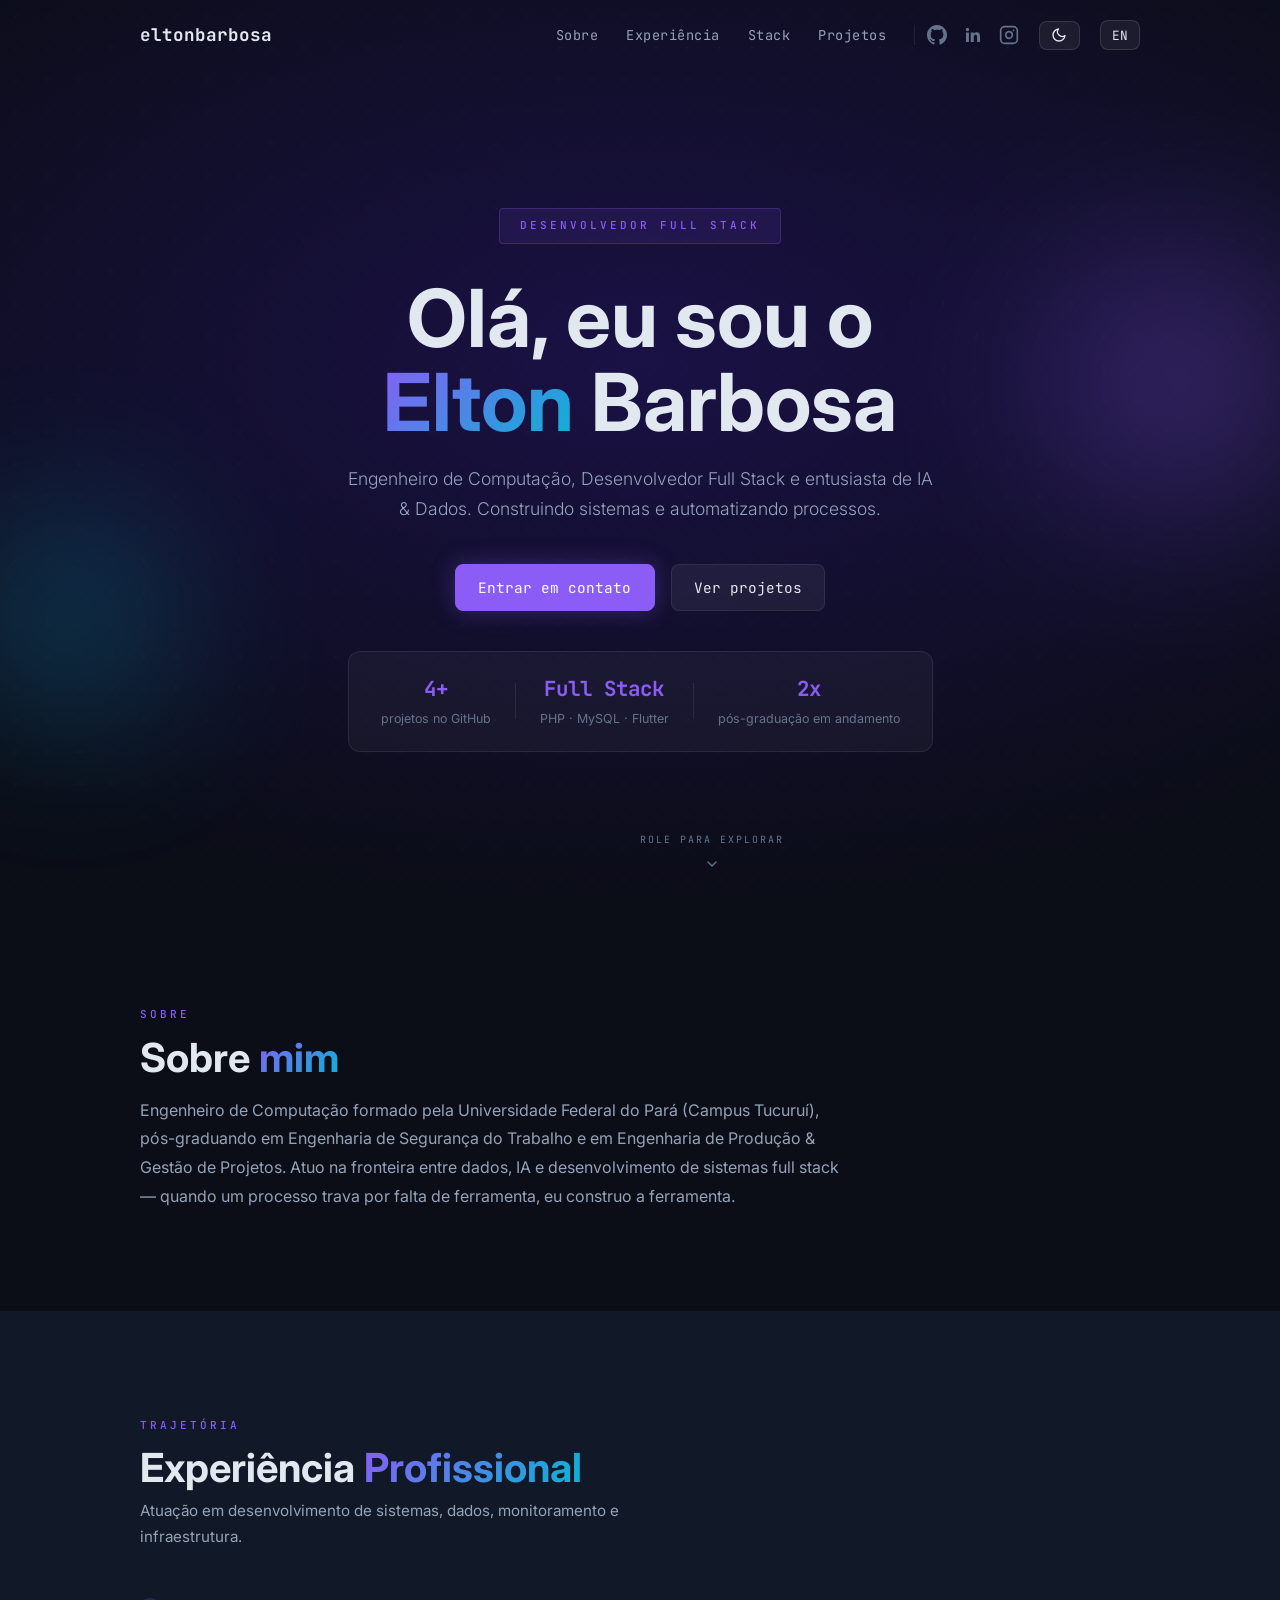
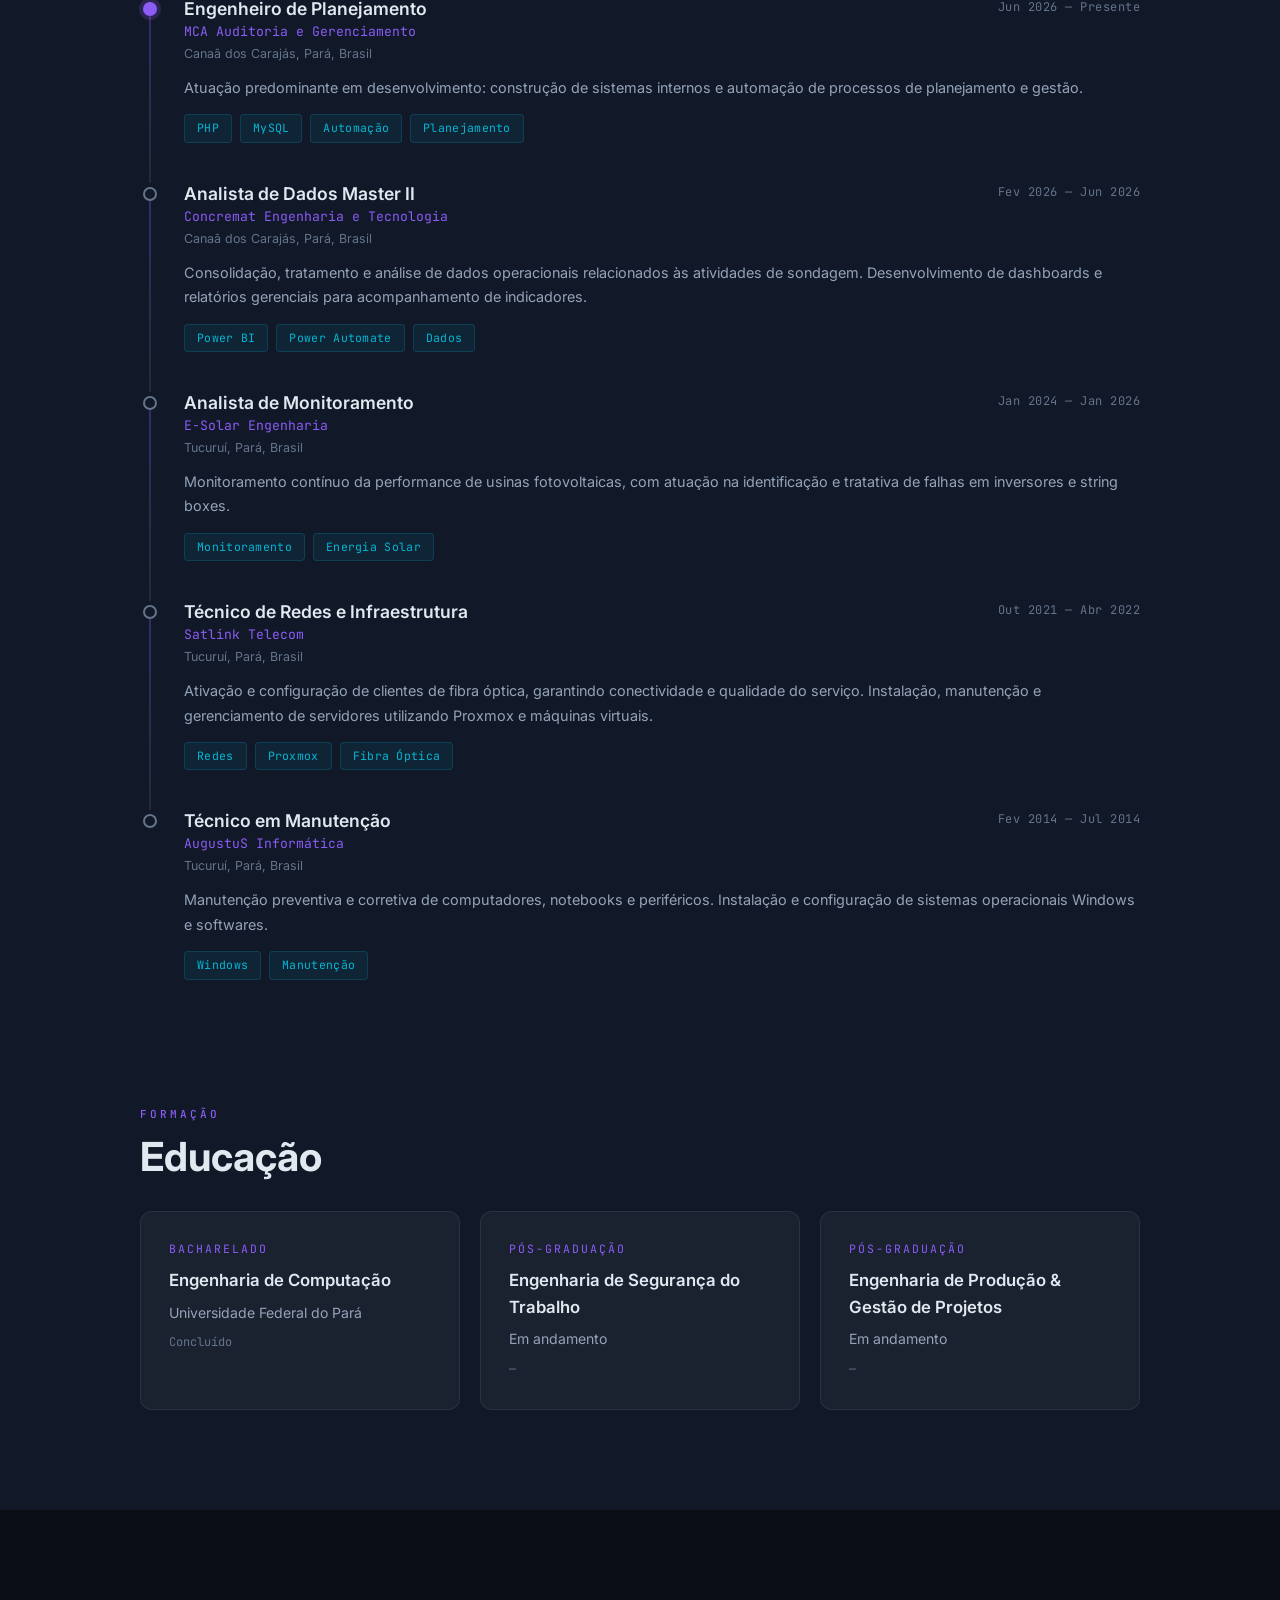
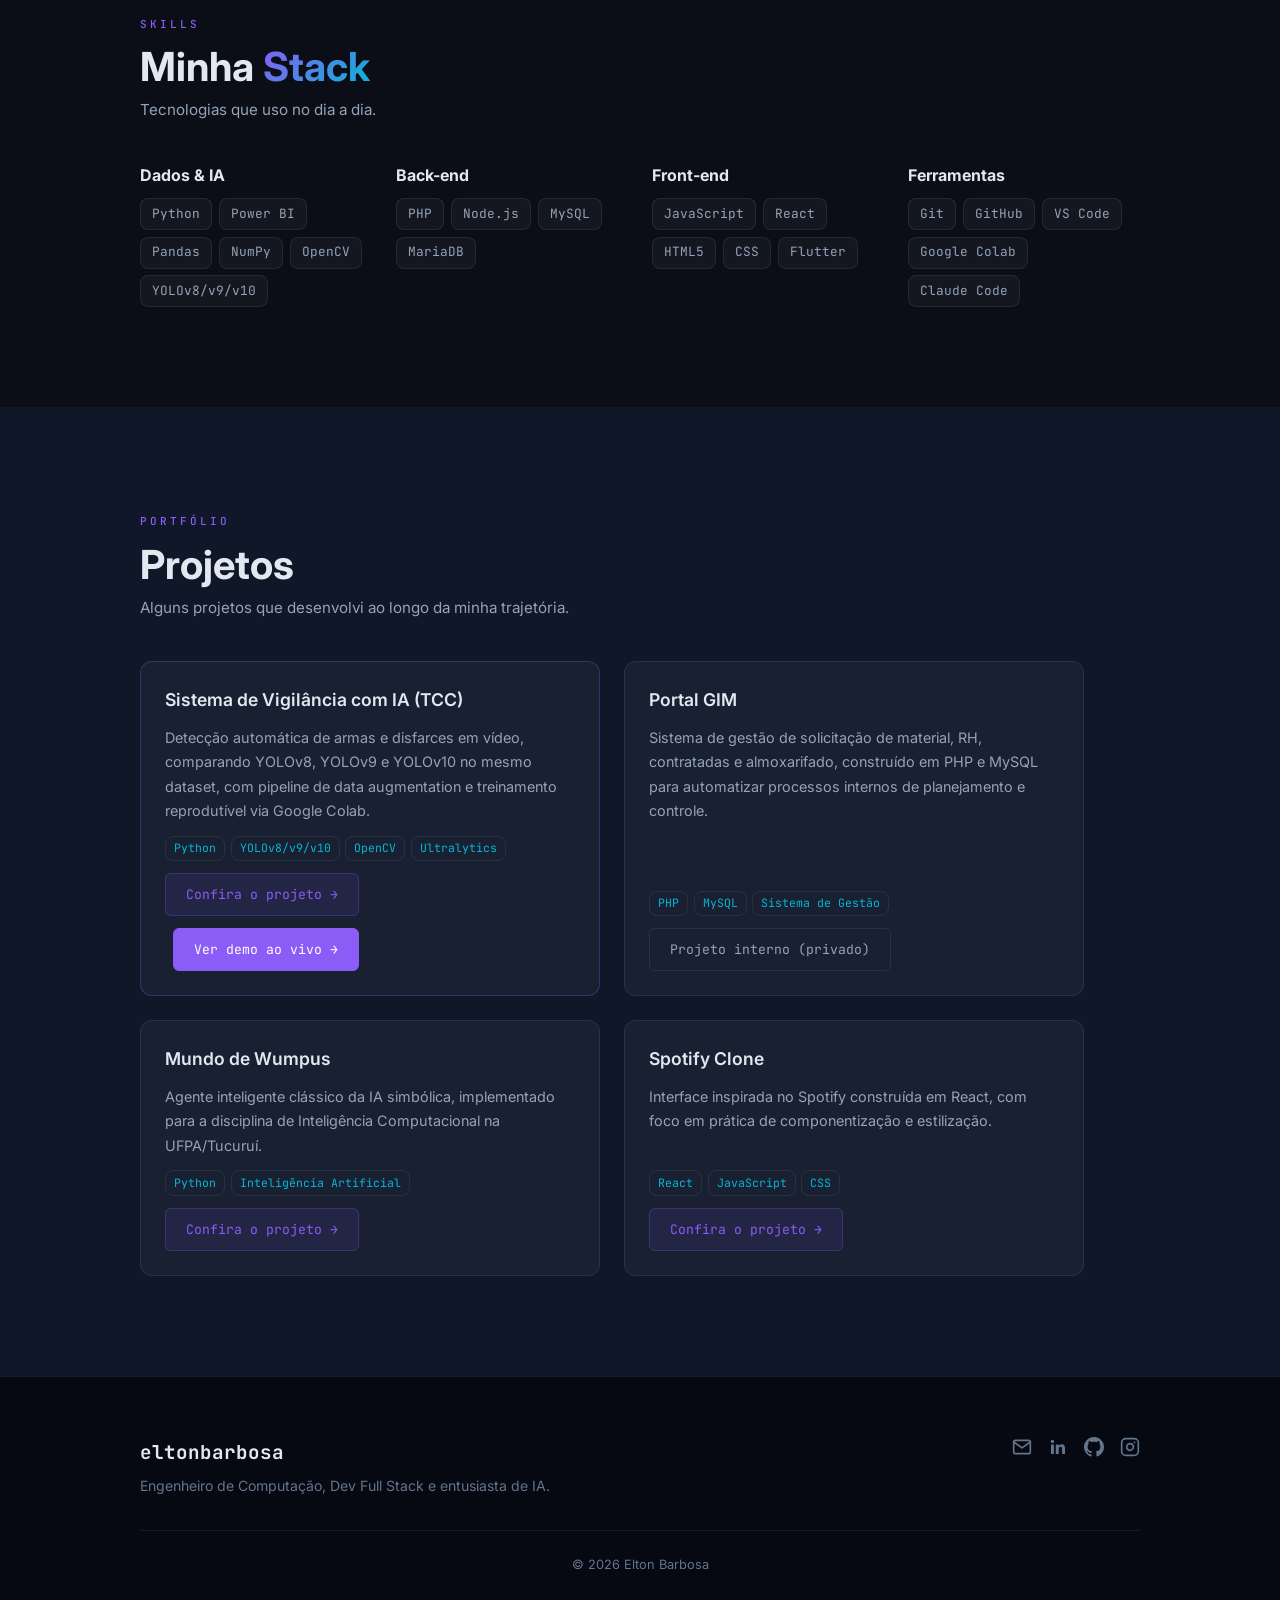
<file: index.html>
<!DOCTYPE html>
<html lang="pt-BR">
<head>
<meta charset="UTF-8">
<meta name="viewport" content="width=device-width, initial-scale=1.0">
<title>Elton Barbosa — Desenvolvedor Full Stack</title>
<meta name="description" content="Portfólio de Elton Barbosa — Engenheiro de Computação, Desenvolvedor Full Stack e entusiasta de IA & Dados.">
<meta property="og:title" content="Elton Barbosa — Desenvolvedor Full Stack">
<meta property="og:description" content="Engenheiro de Computação, Desenvolvedor Full Stack e entusiasta de IA & Dados.">
<meta property="og:type" content="website">
<meta property="og:url" content="https://eltonbarbosaa.github.io/">
<meta property="og:image" content="https://eltonbarbosaa.github.io/og-image.png">
<meta name="twitter:card" content="summary_large_image">
<meta name="theme-color" content="#0b0d17" id="theme-color-meta">
<link rel="icon" type="image/svg+xml" href="data:image/svg+xml,%3Csvg xmlns='http://www.w3.org/2000/svg' viewBox='0 0 100 100'%3E%3Crect width='100' height='100' rx='20' fill='%230b0d17'/%3E%3Ctext x='50' y='68' font-family='monospace' font-size='46' font-weight='700' fill='%238b5cf6' text-anchor='middle'%3EEB%3C/text%3E%3C/svg%3E">
<link rel="preconnect" href="https://fonts.googleapis.com">
<link rel="preconnect" href="https://fonts.gstatic.com" crossorigin>
<link rel="stylesheet" href="https://fonts.googleapis.com/css2?family=Inter:wght@300;400;500;600;700&family=JetBrains+Mono:wght@400;500;700&display=swap">
<link rel="stylesheet" href="styles.css">
</head>
<body>
  <header class="site-header" id="site-header">
    <div class="container-header">
      <div class="logo"><a href="#">eltonbarbosa</a></div>
      <nav class="nav" id="nav">
        <ul class="nav-list">
          <li><a href="#about" data-i18n="nav_about">Sobre</a></li>
          <li><a href="#experience" data-i18n="nav_experience">Experiência</a></li>
          <li><a href="#stack" data-i18n="nav_stack">Stack</a></li>
          <li><a href="#projects" data-i18n="nav_projects">Projetos</a></li>
          <li class="social-links">
            <a href="https://github.com/eltonbarbosaa" target="_blank" rel="noopener" aria-label="GitHub">
              <svg fill="currentColor" width="20" height="20" viewBox="0 0 24 24"><path d="M12 0c-6.626 0-12 5.373-12 12 0 5.302 3.438 9.8 8.207 11.387.599.111.793-.261.793-.577v-2.234c-3.338.726-4.033-1.416-4.033-1.416-.546-1.387-1.333-1.756-1.333-1.756-1.089-.745.083-.729.083-.729 1.205.084 1.839 1.237 1.839 1.237 1.07 1.834 2.807 1.304 3.492.997.107-.775.418-1.305.762-1.604-2.665-.305-5.467-1.334-5.467-5.931 0-1.311.469-2.381 1.236-3.221-.124-.303-.535-1.524.117-3.176 0 0 1.008-.322 3.301 1.23.957-.266 1.983-.399 3.003-.404 1.02.005 2.047.138 3.006.404 2.291-1.552 3.297-1.23 3.297-1.23.653 1.653.242 2.874.118 3.176.77.84 1.235 1.91 1.235 3.221 0 4.609-2.807 5.624-5.479 5.921.43.372.823 1.102.823 2.222v3.293c0 .319.192.694.801.576 4.765-1.589 8.199-6.086 8.199-11.386 0-6.627-5.373-12-12-12z"/></svg>
            </a>
            <a href="https://www.linkedin.com/in/eltonsilvabarbosa/" target="_blank" rel="noopener" aria-label="LinkedIn">
              <svg fill="currentColor" width="20" height="20" viewBox="0 0 24 24"><path d="M20.447 20.452h-3.554v-5.569c0-1.328-.027-3.037-1.852-3.037-1.853 0-2.136 1.445-2.136 2.939v5.667H9.351V9h3.414v1.561h.046c.477-.9 1.637-1.85 3.37-1.85 3.601 0 4.267 2.37 4.267 5.455v6.286zM5.337 7.433a2.062 2.062 0 1 1 0-4.124 2.062 2.062 0 0 1 0 4.124zM7.114 20.452H3.56V9h3.554v11.452z"/></svg>
            </a>
            <a href="https://www.instagram.com/eltonbarbosa__" target="_blank" rel="noopener" aria-label="Instagram">
              <svg fill="none" stroke="currentColor" stroke-width="2" stroke-linecap="round" stroke-linejoin="round" width="20" height="20" viewBox="0 0 24 24"><rect x="2" y="2" width="20" height="20" rx="5" ry="5"/><path d="M16 11.37A4 4 0 1 1 12.63 8 4 4 0 0 1 16 11.37z"/><line x1="17.5" y1="6.5" x2="17.5" y2="6.5"/></svg>
            </a>
          </li>
        </ul>
        <button id="theme-toggle" aria-label="Toggle theme">
          <svg class="icon-moon" fill="none" stroke="currentColor" stroke-width="2" stroke-linecap="round" stroke-linejoin="round" width="16" height="16" viewBox="0 0 24 24"><path d="M21 12.79A9 9 0 1 1 11.21 3 7 7 0 0 0 21 12.79z"/></svg>
          <svg class="icon-sun" fill="none" stroke="currentColor" stroke-width="2" stroke-linecap="round" stroke-linejoin="round" width="16" height="16" viewBox="0 0 24 24"><circle cx="12" cy="12" r="5"/><line x1="12" y1="1" x2="12" y2="3"/><line x1="12" y1="21" x2="12" y2="23"/><line x1="4.22" y1="4.22" x2="5.64" y2="5.64"/><line x1="18.36" y1="18.36" x2="19.78" y2="19.78"/><line x1="1" y1="12" x2="3" y2="12"/><line x1="21" y1="12" x2="23" y2="12"/><line x1="4.22" y1="19.78" x2="5.64" y2="18.36"/><line x1="18.36" y1="5.64" x2="19.78" y2="4.22"/></svg>
        </button>
        <button id="lang-toggle" aria-label="Toggle language">EN</button>
        <button class="hamburger" id="hamburger" aria-label="Menu"></button>
      </nav>
    </div>
  </header>

  <main>
    <section id="hero" class="hero">
      <div class="hero-bg-gradient"></div>
      <div class="dots-bg"></div>
      <div class="orb orb-1"></div>
      <div class="orb orb-2"></div>
      <div class="hero-content">
        <div class="tag" data-i18n="hero_tag">Desenvolvedor Full Stack</div>
        <h1><span data-i18n="hero_greeting">Olá, eu sou o</span><br><em>Elton</em> Barbosa</h1>
        <p class="hero-sub" data-i18n="hero_sub">Engenheiro de Computação, Desenvolvedor Full Stack e entusiasta de IA & Dados.</p>
        <div class="hero-cta">
          <a href="mailto:elton.baarbosa@gmail.com" class="btn btn-primary" data-i18n="hero_cta_contact">Entrar em contato</a>
          <a href="#projects" class="btn btn-secondary" data-i18n="hero_cta_projects">Ver projetos</a>
        </div>
        <div class="hero-stats">
          <div class="stat">
            <strong id="stat-repos">4+</strong>
            <span data-i18n="hero_stat1_label">projetos no GitHub</span>
          </div>
          <div class="stat-divider"></div>
          <div class="stat">
            <strong data-i18n="hero_stat2_number">Full Stack</strong>
            <span data-i18n="hero_stat2_label">PHP · MySQL · Flutter</span>
          </div>
          <div class="stat-divider"></div>
          <div class="stat">
            <strong data-i18n="hero_stat3_number">2x</strong>
            <span data-i18n="hero_stat3_label">pós-graduação em andamento</span>
          </div>
        </div>
      </div>
      <div class="scroll-indicator">
        <span data-i18n="hero_scroll">Role para explorar</span>
        <svg fill="none" stroke="currentColor" stroke-width="2" stroke-linecap="round" stroke-linejoin="round" width="16" height="16" viewBox="0 0 24 24"><polyline points="6,9 12,15 18,9"/></svg>
      </div>
    </section>

    <section id="about" class="section section-primary">
      <div class="container reveal">
        <span class="section-tag" data-i18n="about_tag">Sobre</span>
        <h2><span data-i18n="about_heading_main">Sobre</span> <em data-i18n="about_heading_em">mim</em></h2>
        <p class="about-text" data-i18n="about_text">Engenheiro de Computação formado pela Universidade Federal do Pará (Campus Tucuruí), pós-graduando em Engenharia de Segurança do Trabalho e em Engenharia de Produção & Gestão de Projetos.</p>
      </div>
    </section>

    <section id="experience" class="experience-section">
      <div class="container reveal">
        <span class="section-tag" data-i18n="experience_tag">Trajetória</span>
        <h2><span data-i18n="experience_heading_main">Experiência</span> <em data-i18n="experience_heading_em">Profissional</em></h2>
        <p class="section-subtitle" data-i18n="experience_subtitle">Atuação em desenvolvimento de sistemas, automação de processos e planejamento.</p>

        <div class="timeline">
          <div class="tl-item reveal-stagger">
            <div class="tl-marker">
              <div class="tl-dot active"></div>
              <div class="tl-line"></div>
            </div>
            <div class="tl-content">
              <div class="tl-header">
                <div>
                  <h3 data-i18n="experience1_role">Engenheiro de Planejamento</h3>
                  <span class="tl-company" data-i18n="experience1_company">MCA Auditoria e Gerenciamento</span>
                  <span class="tl-location" data-i18n="experience1_location">Canaã dos Carajás, Pará, Brasil</span>
                </div>
                <span class="tl-period" data-i18n="experience1_period">Jun 2026 — Presente</span>
              </div>
              <p class="tl-description" data-i18n="experience1_note">Atuação predominante em desenvolvimento: construção de sistemas internos e automação de processos de planejamento e gestão.</p>
              <div class="tl-techs">
                <span class="tech-tag">PHP</span>
                <span class="tech-tag">MySQL</span>
                <span class="tech-tag">Automação</span>
                <span class="tech-tag">Planejamento</span>
              </div>
            </div>
          </div>

          <div class="tl-item reveal-stagger">
            <div class="tl-marker">
              <div class="tl-dot"></div>
              <div class="tl-line"></div>
            </div>
            <div class="tl-content">
              <div class="tl-header">
                <div>
                  <h3 data-i18n="experience2_role">Analista de Dados Master II</h3>
                  <span class="tl-company" data-i18n="experience2_company">Concremat Engenharia e Tecnologia</span>
                  <span class="tl-location" data-i18n="experience2_location">Canaã dos Carajás, Pará, Brasil</span>
                </div>
                <span class="tl-period" data-i18n="experience2_period">Fev 2026 — Jun 2026</span>
              </div>
              <p class="tl-description" data-i18n="experience2_note">Consolidação, tratamento e análise de dados operacionais relacionados às atividades de sondagem. Desenvolvimento de dashboards e relatórios gerenciais para acompanhamento de indicadores.</p>
              <div class="tl-techs">
                <span class="tech-tag">Power BI</span>
                <span class="tech-tag">Power Automate</span>
                <span class="tech-tag">Dados</span>
              </div>
            </div>
          </div>

          <div class="tl-item reveal-stagger">
            <div class="tl-marker">
              <div class="tl-dot"></div>
              <div class="tl-line"></div>
            </div>
            <div class="tl-content">
              <div class="tl-header">
                <div>
                  <h3 data-i18n="experience3_role">Analista de Monitoramento</h3>
                  <span class="tl-company" data-i18n="experience3_company">E-Solar Engenharia</span>
                  <span class="tl-location" data-i18n="experience3_location">Tucuruí, Pará, Brasil</span>
                </div>
                <span class="tl-period" data-i18n="experience3_period">Jan 2024 — Jan 2026</span>
              </div>
              <p class="tl-description" data-i18n="experience3_note">Monitoramento contínuo da performance de usinas fotovoltaicas, com atuação na identificação e tratativa de falhas em inversores e string boxes.</p>
              <div class="tl-techs">
                <span class="tech-tag">Monitoramento</span>
                <span class="tech-tag">Energia Solar</span>
              </div>
            </div>
          </div>

          <div class="tl-item reveal-stagger">
            <div class="tl-marker">
              <div class="tl-dot"></div>
              <div class="tl-line"></div>
            </div>
            <div class="tl-content">
              <div class="tl-header">
                <div>
                  <h3 data-i18n="experience4_role">Técnico de Redes e Infraestrutura</h3>
                  <span class="tl-company" data-i18n="experience4_company">Satlink Telecom</span>
                  <span class="tl-location" data-i18n="experience4_location">Tucuruí, Pará, Brasil</span>
                </div>
                <span class="tl-period" data-i18n="experience4_period">Out 2021 — Abr 2022</span>
              </div>
              <p class="tl-description" data-i18n="experience4_note">Ativação e configuração de clientes de fibra óptica, garantindo conectividade e qualidade do serviço. Instalação, manutenção e gerenciamento de servidores utilizando Proxmox e máquinas virtuais.</p>
              <div class="tl-techs">
                <span class="tech-tag">Redes</span>
                <span class="tech-tag">Proxmox</span>
                <span class="tech-tag">Fibra Óptica</span>
              </div>
            </div>
          </div>

          <div class="tl-item reveal-stagger">
            <div class="tl-marker">
              <div class="tl-dot"></div>
            </div>
            <div class="tl-content">
              <div class="tl-header">
                <div>
                  <h3 data-i18n="experience5_role">Técnico em Manutenção</h3>
                  <span class="tl-company" data-i18n="experience5_company">AugustuS Informática</span>
                  <span class="tl-location" data-i18n="experience5_location">Tucuruí, Pará, Brasil</span>
                </div>
                <span class="tl-period" data-i18n="experience5_period">Fev 2014 — Jul 2014</span>
              </div>
              <p class="tl-description" data-i18n="experience5_note">Manutenção preventiva e corretiva de computadores, notebooks e periféricos. Instalação e configuração de sistemas operacionais Windows e softwares.</p>
              <div class="tl-techs">
                <span class="tech-tag">Windows</span>
                <span class="tech-tag">Manutenção</span>
              </div>
            </div>
          </div>
        </div>

        <div class="education-section">
          <span class="section-tag" data-i18n="education_tag">Formação</span>
          <h2 data-i18n="education_heading">Educação</h2>
          <div class="education-grid">
            <div class="edu-card reveal-stagger">
              <div class="edu-degree" data-i18n="education_degree1">Bacharelado</div>
              <h3 data-i18n="education_course1">Engenharia de Computação</h3>
              <span class="edu-institution" data-i18n="education_institution1">Universidade Federal do Pará</span>
              <span class="edu-period" data-i18n="education_period1">Concluído</span>
            </div>
            <div class="edu-card reveal-stagger">
              <div class="edu-degree" data-i18n="education_degree2">Pós-graduação</div>
              <h3 data-i18n="education_course2">Engenharia de Segurança do Trabalho</h3>
              <span class="edu-institution" data-i18n="education_institution2">Em andamento</span>
              <span class="edu-period" data-i18n="education_period2">—</span>
            </div>
            <div class="edu-card reveal-stagger">
              <div class="edu-degree" data-i18n="education_degree3">Pós-graduação</div>
              <h3 data-i18n="education_course3">Engenharia de Produção & Gestão de Projetos</h3>
              <span class="edu-institution" data-i18n="education_institution3">Em andamento</span>
              <span class="edu-period" data-i18n="education_period3">—</span>
            </div>
          </div>
        </div>
      </div>
    </section>

    <section id="stack" class="section section-primary">
      <div class="container reveal">
        <span class="section-tag" data-i18n="stack_tag">Skills</span>
        <h2><span data-i18n="stack_heading_main">Minha</span> <em data-i18n="stack_heading_em">Stack</em></h2>
        <p class="section-subtitle" data-i18n="stack_subtitle">Tecnologias que uso no dia a dia.</p>
        <div class="stack-grid">
          <div class="stack-group reveal-stagger">
            <h3 data-i18n="stack_data_ai">Dados &amp; IA</h3>
            <ul class="stack-badges">
              <li>Python</li><li>Power BI</li><li>Pandas</li><li>NumPy</li><li>OpenCV</li><li>YOLOv8/v9/v10</li>
            </ul>
          </div>
          <div class="stack-group reveal-stagger">
            <h3 data-i18n="stack_backend">Back-end</h3>
            <ul class="stack-badges">
              <li>PHP</li><li>Node.js</li><li>MySQL</li><li>MariaDB</li>
            </ul>
          </div>
          <div class="stack-group reveal-stagger">
            <h3 data-i18n="stack_frontend">Front-end</h3>
            <ul class="stack-badges">
              <li>JavaScript</li><li>React</li><li>HTML5</li><li>CSS</li><li>Flutter</li>
            </ul>
          </div>
          <div class="stack-group reveal-stagger">
            <h3 data-i18n="stack_tools">Ferramentas</h3>
            <ul class="stack-badges">
              <li>Git</li><li>GitHub</li><li>VS Code</li><li>Google Colab</li><li>Claude Code</li>
            </ul>
          </div>
        </div>
      </div>
    </section>

    <section id="projects" class="projects-section">
      <div class="container reveal">
        <span class="section-tag" data-i18n="projects_tag">Portfólio</span>
        <h2 data-i18n="projects_heading">Projetos</h2>
        <p class="section-subtitle" data-i18n="projects_subtitle">Alguns projetos que desenvolvi ao longo da minha trajetória.</p>
        <div id="projects-container" class="projects-grid"></div>
      </div>
    </section>

  </main>

  <footer class="site-footer">
    <div class="footer-container">
      <div class="footer-top">
        <div class="footer-brand">
          <h3>eltonbarbosa</h3>
          <p data-i18n="footer_tagline">Engenheiro de Computação, Dev Full Stack e entusiasta de IA.</p>
        </div>
        <ul class="footer-social">
          <li>
            <a href="mailto:elton.baarbosa@gmail.com" aria-label="Gmail">
              <svg fill="none" stroke="currentColor" stroke-width="2" stroke-linecap="round" stroke-linejoin="round" width="20" height="20" viewBox="0 0 24 24"><path d="M4 4h16c1.1 0 2 .9 2 2v12c0 1.1-.9 2-2 2H4c-1.1 0-2-.9-2-2V6c0-1.1.9-2 2-2z"/><polyline points="22,6 12,13 2,6"/></svg>
            </a>
          </li>
          <li>
            <a href="https://www.linkedin.com/in/eltonsilvabarbosa/" target="_blank" rel="noopener" aria-label="LinkedIn">
              <svg fill="currentColor" width="20" height="20" viewBox="0 0 24 24"><path d="M20.447 20.452h-3.554v-5.569c0-1.328-.027-3.037-1.852-3.037-1.853 0-2.136 1.445-2.136 2.939v5.667H9.351V9h3.414v1.561h.046c.477-.9 1.637-1.85 3.37-1.85 3.601 0 4.267 2.37 4.267 5.455v6.286zM5.337 7.433a2.062 2.062 0 1 1 0-4.124 2.062 2.062 0 0 1 0 4.124zM7.114 20.452H3.56V9h3.554v11.452z"/></svg>
            </a>
          </li>
          <li>
            <a href="https://github.com/eltonbarbosaa" target="_blank" rel="noopener" aria-label="GitHub">
              <svg fill="currentColor" width="20" height="20" viewBox="0 0 24 24"><path d="M12 0c-6.626 0-12 5.373-12 12 0 5.302 3.438 9.8 8.207 11.387.599.111.793-.261.793-.577v-2.234c-3.338.726-4.033-1.416-4.033-1.416-.546-1.387-1.333-1.756-1.333-1.756-1.089-.745.083-.729.083-.729 1.205.084 1.839 1.237 1.839 1.237 1.07 1.834 2.807 1.304 3.492.997.107-.775.418-1.305.762-1.604-2.665-.305-5.467-1.334-5.467-5.931 0-1.311.469-2.381 1.236-3.221-.124-.303-.535-1.524.117-3.176 0 0 1.008-.322 3.301 1.23.957-.266 1.983-.399 3.003-.404 1.02.005 2.047.138 3.006.404 2.291-1.552 3.297-1.23 3.297-1.23.653 1.653.242 2.874.118 3.176.77.84 1.235 1.91 1.235 3.221 0 4.609-2.807 5.624-5.479 5.921.43.372.823 1.102.823 2.222v3.293c0 .319.192.694.801.576 4.765-1.589 8.199-6.086 8.199-11.386 0-6.627-5.373-12-12-12z"/></svg>
            </a>
          </li>
          <li>
            <a href="https://www.instagram.com/eltonbarbosa__" target="_blank" rel="noopener" aria-label="Instagram">
              <svg fill="none" stroke="currentColor" stroke-width="2" stroke-linecap="round" stroke-linejoin="round" width="20" height="20" viewBox="0 0 24 24"><rect x="2" y="2" width="20" height="20" rx="5" ry="5"/><path d="M16 11.37A4 4 0 1 1 12.63 8 4 4 0 0 1 16 11.37z"/><line x1="17.5" y1="6.5" x2="17.5" y2="6.5"/></svg>
            </a>
          </li>
        </ul>
      </div>
      <div class="footer-bottom">
        <p data-i18n="footer_text">© 2026 Elton Barbosa</p>
      </div>
    </div>
  </footer>

  <button id="back-to-top" aria-label="Back to top">
    <svg fill="none" stroke="currentColor" stroke-width="2" stroke-linecap="round" stroke-linejoin="round" width="20" height="20" viewBox="0 0 24 24"><line x1="12" y1="19" x2="12" y2="5"/><polyline points="5,12 12,5 19,12"/></svg>
  </button>

  <script src="i18n.js"></script>
  <script src="projects.js"></script>
  <script src="script.js"></script>
</body>
</html>
</file>
<file: styles.css>
:root {
  --bg-primary: #0b0d17;
  --bg-secondary: #111827;
  --bg-tertiary: #0f1729;
  --bg-card: hsla(0, 0%, 100%, 0.04);
  --bg-card-hover: hsla(0, 0%, 100%, 0.08);
  --accent: #8b5cf6;
  --accent-secondary: #06b6d4;
  --accent-glow: rgba(139, 92, 246, 0.3);
  --text-primary: #e2e8f0;
  --text-secondary: #94a3b8;
  --text-muted: #64748b;
  --border: hsla(0, 0%, 100%, 0.08);
  --border-accent: rgba(139, 92, 246, 0.3);
  --font-body: "Inter", -apple-system, system-ui, BlinkMacSystemFont, "Segoe UI", Roboto, sans-serif;
  --font-mono: "JetBrains Mono", monospace;
  --radius-sm: 8px;
  --radius-md: 12px;
  --radius-lg: 16px;
  --footer-bg: #060812;
}

:root[data-theme="light"] {
  --bg-primary: #f8fafc;
  --bg-secondary: #eef2f7;
  --bg-tertiary: #e9edf3;
  --bg-card: rgba(15, 23, 42, 0.04);
  --bg-card-hover: rgba(15, 23, 42, 0.08);
  --text-primary: #0f172a;
  --text-secondary: #475569;
  --text-muted: #64748b;
  --border: rgba(15, 23, 42, 0.1);
  --footer-bg: #e2e8f0;
}

* { box-sizing: border-box; margin: 0; padding: 0; }

html { scroll-behavior: smooth; }

body {
  background: var(--bg-primary);
  color: var(--text-primary);
  font-family: var(--font-body);
  line-height: 1.6;
  overflow-x: hidden;
  -webkit-font-smoothing: antialiased;
  transition: background 0.3s ease, color 0.3s ease;
}

a { color: var(--accent-secondary); text-decoration: none; transition: color 0.3s; }
a:hover { color: var(--accent); text-decoration: none; }

::selection { background: var(--accent); color: #fff; }

.container, .container-header {
  max-width: 1000px;
  width: 90%;
  margin: 0 auto;
}

h2 {
  color: var(--text-primary);
  font-size: clamp(1.8rem, 4vw, 2.5rem);
  font-weight: 700;
  line-height: 1.1;
  margin: 0 0 8px;
}
h2 em {
  background: linear-gradient(135deg, var(--accent), var(--accent-secondary));
  -webkit-background-clip: text;
  background-clip: text;
  -webkit-text-fill-color: transparent;
  font-style: normal;
}
.section-tag {
  color: var(--accent);
  display: inline-block;
  font-family: var(--font-mono);
  font-size: 11px;
  font-weight: 500;
  letter-spacing: 3px;
  margin-bottom: 12px;
  text-transform: uppercase;
}
.section-subtitle {
  color: var(--text-secondary);
  font-size: 0.95rem;
  line-height: 1.7;
  margin-top: 8px;
  max-width: 560px;
}

/* ---------- Header ---------- */
.site-header {
  display: flex;
  font-family: var(--font-mono);
  justify-content: center;
  left: 0;
  padding: 20px 24px;
  position: fixed;
  right: 0;
  top: 0;
  transition: all 0.4s ease;
  z-index: 100;
}
/* Header always overlays the (permanently dark) hero, so its colors are
   pinned to light values regardless of the light/dark theme toggle. */
.site-header.scrolled {
  backdrop-filter: blur(20px);
  -webkit-backdrop-filter: blur(20px);
  background: rgba(11, 13, 23, 0.85);
  border-bottom: 1px solid hsla(0, 0%, 100%, 0.08);
  padding: 12px 24px;
}
.container-header { align-items: center; display: flex; justify-content: space-between; }
.logo a { color: #e2e8f0; font-family: var(--font-mono); font-size: 1.1rem; font-weight: 700; text-decoration: none; display: inline-block; transition: color 0.3s ease, transform 0.3s ease; }
.logo a:hover { color: var(--accent); transform: translateY(-1px); }
.nav { align-items: center; display: flex; gap: 20px; }
.nav-list { align-items: center; display: flex; gap: 28px; list-style: none; }
.nav-list a { color: #94a3b8; font-size: 0.85rem; letter-spacing: 0.5px; text-decoration: none; transition: color 0.3s; position: relative; }
.nav-list a::before {
  content: "";
  position: absolute;
  left: 0;
  right: 100%;
  bottom: -6px;
  height: 2px;
  background: linear-gradient(135deg, var(--accent), var(--accent-secondary));
  border-radius: 2px;
  transition: right 0.3s ease;
}
.nav-list a:hover { color: var(--accent); }
.nav-list a:hover::before { right: 0; }
.nav-list a.active { color: var(--accent); }
.nav-list a.active::after {
  content: "";
  position: absolute;
  left: 0;
  right: 0;
  bottom: -6px;
  height: 2px;
  background: linear-gradient(135deg, var(--accent), var(--accent-secondary));
  border-radius: 2px;
}
.social-links { align-items: center; border-left: 1px solid hsla(0, 0%, 100%, 0.08); display: flex; gap: 16px; padding-left: 12px; }
.social-links a { color: #64748b; display: flex; transition: color 0.25s ease, transform 0.25s ease; }
.social-links a:hover { color: var(--accent); transform: translateY(-2px); }

#lang-toggle, #theme-toggle {
  background: hsla(0, 0%, 100%, 0.06);
  border: 1px solid hsla(0, 0%, 100%, 0.12);
  color: #e2e8f0;
  border-radius: var(--radius-sm);
  padding: 0.35rem 0.7rem;
  font-family: var(--font-mono);
  font-size: 0.8rem;
  cursor: pointer;
  transition: border-color 0.2s, color 0.2s;
}
#lang-toggle:hover, #theme-toggle:hover { border-color: var(--accent); color: var(--accent); }

#theme-toggle { display: flex; align-items: center; justify-content: center; }
#theme-toggle svg { transition: transform 0.4s cubic-bezier(0.34, 1.56, 0.64, 1), opacity 0.3s ease; }
#theme-toggle:hover svg { transform: rotate(-14deg) scale(1.1); }
#theme-toggle .icon-sun { display: none; }
:root[data-theme="light"] #theme-toggle .icon-moon { display: none; }
:root[data-theme="light"] #theme-toggle .icon-sun { display: block; }

.hamburger {
  background: none;
  border: none;
  border-top: 2px solid #e2e8f0;
  cursor: pointer;
  display: none;
  padding: 0;
  width: 28px;
  height: 12px;
  z-index: 101;
}
.hamburger::after, .hamburger::before {
  background: #e2e8f0;
  content: "";
  display: block;
  height: 2px;
  margin-top: 6px;
  transition: 0.3s;
}

@media (max-width: 750px) {
  .hamburger { display: block; }
  .nav-list {
    align-items: center;
    -webkit-backdrop-filter: blur(20px);
    backdrop-filter: blur(20px);
    background: rgba(11, 13, 23, 0.97);
    flex-direction: column;
    gap: 32px;
    height: 100vh;
    justify-content: center;
    left: 0;
    pointer-events: none;
    position: fixed;
    top: 0;
    width: 100vw;
    opacity: 0;
    transition: opacity 0.3s ease;
  }
  .nav-list a { font-size: 1.3rem; }
  .social-links { border-left: none; border-top: 1px solid var(--border); gap: 24px; padding-left: 0; padding-top: 24px; }
  .social-links a svg { height: 28px; width: 28px; }
  .nav.active .nav-list { pointer-events: all; opacity: 1; }
  .hamburger.active { border-top-color: transparent; }
  .hamburger.active::before { transform: rotate(135deg); position: relative; top: 8px; }
  .hamburger.active::after { position: relative; top: -2px; transform: rotate(-135deg); }
}

/* ---------- Hero ---------- */
.hero {
  align-items: center;
  display: flex;
  justify-content: center;
  min-height: 100vh;
  overflow: hidden;
  position: relative;
  width: 100%;
  padding-top: 100px;
  padding-bottom: 40px;
}
.hero-bg-gradient {
  background: radial-gradient(ellipse 80% 60% at 50% 40%, #1a1145 0, #0b0d17);
  inset: 0;
  position: absolute;
}
.dots-bg {
  background-image: radial-gradient(circle, rgba(139, 92, 246, 0.08) 1px, transparent 0);
  background-size: 32px 32px;
  inset: 0;
  position: absolute;
}
.orb { border-radius: 50%; filter: blur(80px); opacity: 0.4; position: absolute; }
.orb-1 {
  animation: float-orb 8s ease-in-out infinite;
  background: radial-gradient(circle, var(--accent), transparent 70%);
  height: 400px; width: 400px;
  right: -100px; top: 20%;
}
.orb-2 {
  animation: float-orb 10s ease-in-out infinite reverse;
  background: radial-gradient(circle, var(--accent-secondary), transparent 70%);
  height: 300px; width: 300px;
  bottom: 15%; left: -80px;
}
@keyframes float-orb {
  0%, 100% { transform: translateY(0) rotate(-3deg); }
  50% { transform: translateY(-20px) rotate(3deg); }
}
.hero-content { max-width: 700px; padding: 0 1.5rem; position: relative; text-align: center; z-index: 2; }
.hero-content > * {
  animation: hero-in 0.8s cubic-bezier(0.16, 1, 0.3, 1) both;
}
.hero-content > .tag { animation-delay: 0.05s; }
.hero-content > h1 { animation-delay: 0.15s; }
.hero-content > .hero-sub { animation-delay: 0.28s; }
.hero-content > .hero-cta { animation-delay: 0.4s; }
.hero-content > .hero-stats { animation-delay: 0.52s; }
@keyframes hero-in {
  from { opacity: 0; transform: translateY(24px); }
  to { opacity: 1; transform: translateY(0); }
}
.scroll-indicator {
  position: absolute;
  left: 50%;
  bottom: 28px;
  transform: translateX(-50%);
  display: flex;
  flex-direction: column;
  align-items: center;
  gap: 8px;
  color: var(--text-muted);
  opacity: 0.7;
  z-index: 2;
  animation: hero-in 0.8s cubic-bezier(0.16, 1, 0.3, 1) both 0.7s;
}
.scroll-indicator span {
  font-family: var(--font-mono);
  font-size: 10px;
  letter-spacing: 2px;
  text-transform: uppercase;
}
.scroll-indicator svg { animation: scroll-bounce 2s ease-in-out infinite; }
@keyframes scroll-bounce {
  0%, 100% { transform: translateY(0); opacity: 0.5; }
  50% { transform: translateY(6px); opacity: 1; }
}
@media (max-width: 750px) {
  .scroll-indicator { display: none; }
}
.tag {
  background: rgba(139, 92, 246, 0.1);
  border: 1px solid rgba(139, 92, 246, 0.25);
  border-radius: 4px;
  color: var(--accent);
  display: inline-block;
  font-family: var(--font-mono);
  font-size: 11px;
  font-weight: 500;
  letter-spacing: 3px;
  margin-bottom: 32px;
  padding: 8px 20px;
  text-transform: uppercase;
}
.hero h1 { color: #e2e8f0; font-size: clamp(2.5rem, 7vw, 5rem); font-weight: 700; line-height: 1.05; margin-bottom: 20px; }
.hero h1 em {
  background: linear-gradient(135deg, var(--accent), var(--accent-secondary));
  -webkit-background-clip: text;
  background-clip: text;
  -webkit-text-fill-color: transparent;
  font-style: normal;
}
.hero-sub { color: #94a3b8; font-size: 1.1rem; font-weight: 300; line-height: 1.7; margin-bottom: 40px; max-width: 600px; margin-left: auto; margin-right: auto; }

.hero-cta { display: flex; gap: 1rem; flex-wrap: wrap; justify-content: center; margin-bottom: 40px; }
.btn {
  display: inline-block;
  padding: 0.7rem 1.4rem;
  border-radius: var(--radius-sm);
  font-family: var(--font-mono);
  font-size: 0.9rem;
  border: 1px solid var(--border);
  transition: transform 0.25s ease, box-shadow 0.25s ease, border-color 0.25s ease, color 0.25s ease, opacity 0.25s ease;
  position: relative;
  overflow: hidden;
}
.btn::before {
  content: "";
  position: absolute;
  inset: 0;
  background: linear-gradient(120deg, transparent, hsla(0, 0%, 100%, 0.25), transparent);
  transform: translateX(-120%);
  transition: transform 0.6s ease;
}
.btn:hover::before { transform: translateX(120%); }
.btn:hover { transform: translateY(-2px); }
.btn:active { transform: translateY(0) scale(0.98); }
.btn-primary { background: var(--accent); color: #fff; border-color: var(--accent); box-shadow: 0 0 24px var(--accent-glow); }
.btn-primary:hover { opacity: 0.9; color: #fff; box-shadow: 0 6px 32px var(--accent-glow); }
.btn-secondary { color: #e2e8f0; background: hsla(0, 0%, 100%, 0.06); }
.btn-secondary:hover { border-color: var(--accent); color: var(--accent); }

.hero-stats {
  align-items: center;
  background: hsla(0, 0%, 100%, 0.04);
  border: 1px solid hsla(0, 0%, 100%, 0.08);
  border-radius: var(--radius-md);
  display: inline-flex;
  gap: 24px;
  padding: 20px 32px;
  flex-wrap: wrap;
  justify-content: center;
}
.stat { text-align: center; }
.stat strong { color: var(--accent); display: block; font-family: var(--font-mono); font-size: 1.3rem; font-weight: 700; }
.stat span { color: #64748b; font-size: 0.78rem; }
.stat-divider { background: hsla(0, 0%, 100%, 0.08); height: 36px; width: 1px; }

@media (max-width: 750px) {
  .hero-stats { flex-direction: column; gap: 16px; padding: 20px 24px; }
  .stat-divider { height: 1px; width: 40px; }
}

/* ---------- Sections ---------- */
.section, .experience-section, .projects-section {
  padding: 100px 0;
  width: 100%;
}
.section-primary { background: var(--bg-primary); }
.experience-section { background: var(--bg-secondary); }
.projects-section { background: var(--bg-tertiary); }

.about-text { max-width: 700px; color: var(--text-secondary); font-size: 1rem; line-height: 1.8; margin-top: 16px; }

/* ---------- Timeline ---------- */
.timeline { display: flex; flex-direction: column; margin-top: 48px; }
.tl-item { display: flex; gap: 24px; }
.tl-marker { align-items: center; display: flex; flex-direction: column; flex-shrink: 0; width: 20px; }
.tl-dot {
  background: var(--bg-secondary);
  border: 2px solid var(--text-muted);
  border-radius: 50%;
  flex-shrink: 0;
  height: 14px;
  margin-top: 4px;
  width: 14px;
  transition: all 0.3s;
}
.tl-dot.active { background: var(--accent); border-color: var(--accent); box-shadow: 0 0 0 4px rgba(139, 92, 246, 0.2); animation: dot-pulse 2.4s ease-in-out infinite; }
@keyframes dot-pulse {
  0%, 100% { box-shadow: 0 0 0 4px rgba(139, 92, 246, 0.2); }
  50% { box-shadow: 0 0 0 8px rgba(139, 92, 246, 0.12); }
}
.tl-item:hover .tl-dot { transform: scale(1.15); border-color: var(--accent); }
.tl-content { transition: transform 0.3s ease; }
.tl-item:hover .tl-content { transform: translateX(4px); }
.tl-line { background: linear-gradient(to bottom, var(--border-accent), var(--border)); flex: 1; min-height: 20px; width: 2px; }
.tl-content { flex: 1; padding-bottom: 40px; }
.tl-header { align-items: flex-start; display: flex; gap: 16px; justify-content: space-between; margin-bottom: 12px; flex-wrap: wrap; }
.tl-content h3 { color: var(--text-primary); font-size: 1.1rem; font-weight: 600; line-height: 1.3; }
.tl-company { color: var(--accent); font-size: 0.82rem; font-family: var(--font-mono); display: block; }
.tl-location { color: var(--text-muted); font-size: 0.78rem; display: block; margin-top: 2px; }
.tl-period { color: var(--text-muted); flex-shrink: 0; font-size: 0.75rem; font-family: var(--font-mono); letter-spacing: 0.5px; white-space: nowrap; }
.tl-description { color: var(--text-secondary); font-size: 0.9rem; line-height: 1.7; margin-bottom: 14px; }
.tl-techs { display: flex; flex-wrap: wrap; gap: 8px; }
.tech-tag {
  background: rgba(6, 182, 212, 0.08);
  border: 1px solid rgba(6, 182, 212, 0.2);
  border-radius: 4px;
  color: var(--accent-secondary);
  font-family: var(--font-mono);
  font-size: 0.72rem;
  letter-spacing: 0.3px;
  padding: 4px 12px;
}

/* ---------- Education ---------- */
.education-section { margin-top: 80px; }
.education-grid { display: grid; gap: 20px; grid-template-columns: repeat(auto-fit, minmax(260px, 1fr)); margin-top: 32px; }
.edu-card {
  background: var(--bg-card);
  border: 1px solid var(--border);
  border-radius: var(--radius-md);
  padding: 28px;
  transition: transform 0.3s ease, border-color 0.3s ease;
}
.edu-card:hover { border-color: var(--border-accent); transform: translateY(-4px); }
.edu-degree { color: var(--accent); font-family: var(--font-mono); font-size: 0.72rem; letter-spacing: 2px; margin-bottom: 8px; text-transform: uppercase; }
.edu-card h3 { color: var(--text-primary); font-size: 1.05rem; font-weight: 600; margin-bottom: 8px; }
.edu-institution { color: var(--text-secondary); display: block; font-size: 0.88rem; margin-bottom: 4px; }
.edu-period { color: var(--text-muted); font-family: var(--font-mono); font-size: 0.75rem; }

@media (max-width: 750px) {
  .tl-header { flex-direction: column; gap: 4px; }
  .tl-item { gap: 16px; }
  .education-grid { grid-template-columns: 1fr; }
}

/* ---------- Stack ---------- */
.stack-grid { display: grid; grid-template-columns: repeat(auto-fit, minmax(200px, 1fr)); gap: 1.5rem; margin-top: 40px; }
.stack-group h3 { font-size: 1rem; margin-bottom: 0.6rem; color: var(--text-primary); }
.stack-badges { list-style: none; display: flex; flex-wrap: wrap; gap: 0.4rem; }
.stack-badges li {
  background: var(--bg-card);
  border: 1px solid var(--border);
  border-radius: var(--radius-sm);
  padding: 0.3rem 0.7rem;
  font-size: 0.8rem;
  font-family: var(--font-mono);
  color: var(--text-secondary);
  transition: transform 0.25s ease, border-color 0.25s ease, color 0.25s ease, background 0.25s ease;
  cursor: default;
}
.stack-badges li:hover {
  transform: translateY(-3px);
  border-color: var(--border-accent);
  color: var(--accent);
  background: var(--bg-card-hover);
}

/* ---------- Projects ---------- */
.projects-grid { display: flex; flex-wrap: wrap; gap: 24px; margin-top: 40px; }
.project-card {
  background: var(--bg-card);
  border: 1px solid var(--border);
  border-radius: var(--radius-md);
  display: flex;
  flex-direction: column;
  gap: 12px;
  padding: 24px;
  width: 100%;
  max-width: 460px;
  position: relative;
  overflow: hidden;
  transition: transform 0.35s cubic-bezier(0.16, 1, 0.3, 1), border-color 0.3s ease, box-shadow 0.3s ease;
}
.project-card::before {
  content: "";
  position: absolute;
  inset: 0;
  background: radial-gradient(320px circle at var(--mx, 50%) var(--my, 0%), rgba(139, 92, 246, 0.12), transparent 60%);
  opacity: 0;
  transition: opacity 0.4s ease;
  pointer-events: none;
}
.project-card:hover::before { opacity: 1; }
.project-card:hover { border-color: var(--border-accent); box-shadow: 0 16px 44px rgba(139, 92, 246, 0.12); transform: translateY(-6px); }
.project-card-highlight { border-color: var(--border-accent); }
.project-card h3 { color: var(--text-primary); font-size: 1.1rem; font-weight: 600; transition: color 0.3s ease; }
.project-card:hover h3 { color: var(--accent); }
.project-card p { color: var(--text-secondary); font-size: 0.9rem; line-height: 1.7; flex-grow: 1; }
.project-tags { list-style: none; display: flex; flex-wrap: wrap; gap: 0.35rem; }
.project-tags li {
  font-family: var(--font-mono);
  font-size: 0.72rem;
  color: var(--accent-secondary);
  border: 1px solid var(--border);
  border-radius: var(--radius-sm);
  padding: 0.15rem 0.5rem;
  transition: border-color 0.25s ease, transform 0.25s ease;
}
.project-card:hover .project-tags li { border-color: var(--border-accent); }
.project-link {
  background: rgba(139, 92, 246, 0.1);
  border: 1px solid rgba(139, 92, 246, 0.25);
  border-radius: 6px;
  color: var(--accent);
  display: inline-block;
  font-family: var(--font-mono);
  font-size: 0.82rem;
  padding: 10px 20px;
  transition: background 0.3s, border-color 0.3s, color 0.3s, transform 0.25s ease, box-shadow 0.25s ease;
  width: fit-content;
}
.project-link:hover { background: var(--accent); border-color: var(--accent); color: #fff; transform: translateY(-2px); box-shadow: 0 8px 20px rgba(139, 92, 246, 0.25); }

.project-link-demo {
  background: var(--accent);
  color: #fff;
  border-color: var(--accent);
  margin-left: 0.5rem;
}
.project-link-demo:hover { background: var(--accent-secondary); border-color: var(--accent-secondary); color: #fff; }

.project-link-private {
  background: transparent;
  border-color: var(--border);
  color: var(--text-secondary);
  cursor: default;
}
.project-link-private:hover { background: transparent; border-color: var(--border); color: var(--text-secondary); }

/* ---------- Footer ---------- */
.site-footer { background: var(--footer-bg); border-top: 1px solid var(--border); padding: 60px 24px 32px; transition: background 0.3s ease; }
.footer-container { margin: 0 auto; max-width: 1000px; }
.footer-top {
  align-items: flex-start;
  border-bottom: 1px solid var(--border);
  display: flex;
  justify-content: space-between;
  margin-bottom: 24px;
  padding-bottom: 32px;
  flex-wrap: wrap;
  gap: 20px;
}
.footer-brand h3 { color: var(--text-primary); font-family: var(--font-mono); font-size: 1.2rem; font-weight: 700; margin-bottom: 8px; }
.footer-brand p { color: var(--text-muted); font-size: 0.88rem; }
.footer-social { display: flex; gap: 16px; list-style: none; }
.footer-social a { color: var(--text-muted); display: flex; transition: color 0.3s; }
.footer-social a:hover { color: var(--accent); }
.footer-bottom { text-align: center; }
.footer-bottom p { color: var(--text-muted); font-size: 0.8rem; }

@media (max-width: 600px) {
  .footer-top { align-items: center; flex-direction: column; text-align: center; }
}

/* ---------- Scroll reveal ---------- */
.reveal { opacity: 0; transform: translateY(30px); transition: opacity 0.7s ease, transform 0.7s ease; }
.revealed { opacity: 1; transform: none; }

/* Staggered reveal for grouped items (timeline, education cards, stack groups, project cards) */
.reveal-stagger { opacity: 0; transform: translateY(24px); transition: opacity 0.6s ease, transform 0.6s ease; }
.reveal-stagger.revealed { opacity: 1; transform: none; }
.tl-item.reveal-stagger { transform: translateX(-16px) translateY(0); }
.tl-item.reveal-stagger.revealed { transform: none; }

/* ---------- Back to top ---------- */
#back-to-top {
  position: fixed;
  right: 24px;
  bottom: 24px;
  width: 44px;
  height: 44px;
  border-radius: 50%;
  background: var(--accent);
  color: #fff;
  border: none;
  display: flex;
  align-items: center;
  justify-content: center;
  cursor: pointer;
  box-shadow: 0 4px 20px var(--accent-glow);
  opacity: 0;
  pointer-events: none;
  transform: translateY(10px);
  transition: opacity 0.3s ease, transform 0.3s ease;
  z-index: 90;
}
#back-to-top.visible { opacity: 1; pointer-events: all; transform: none; }
#back-to-top:hover { opacity: 0.9; transform: translateY(-3px) scale(1.06); box-shadow: 0 8px 28px var(--accent-glow); }
#back-to-top svg { transition: transform 0.25s ease; }
#back-to-top:hover svg { transform: translateY(-2px); }

@media (max-width: 600px) {
  .hero-content { width: 100%; }
}

/* ---------- Reduced motion ---------- */
@media (prefers-reduced-motion: reduce) {
  * { animation-duration: 0.01ms !important; animation-iteration-count: 1 !important; transition-duration: 0.01ms !important; }
  .orb { animation: none; }
  .reveal, .reveal-stagger, .hero-content > *, .scroll-indicator { opacity: 1; transform: none; transition: none; animation: none; }
  .scroll-indicator svg { animation: none; }
  .project-card::before { display: none; }
}
</file>
